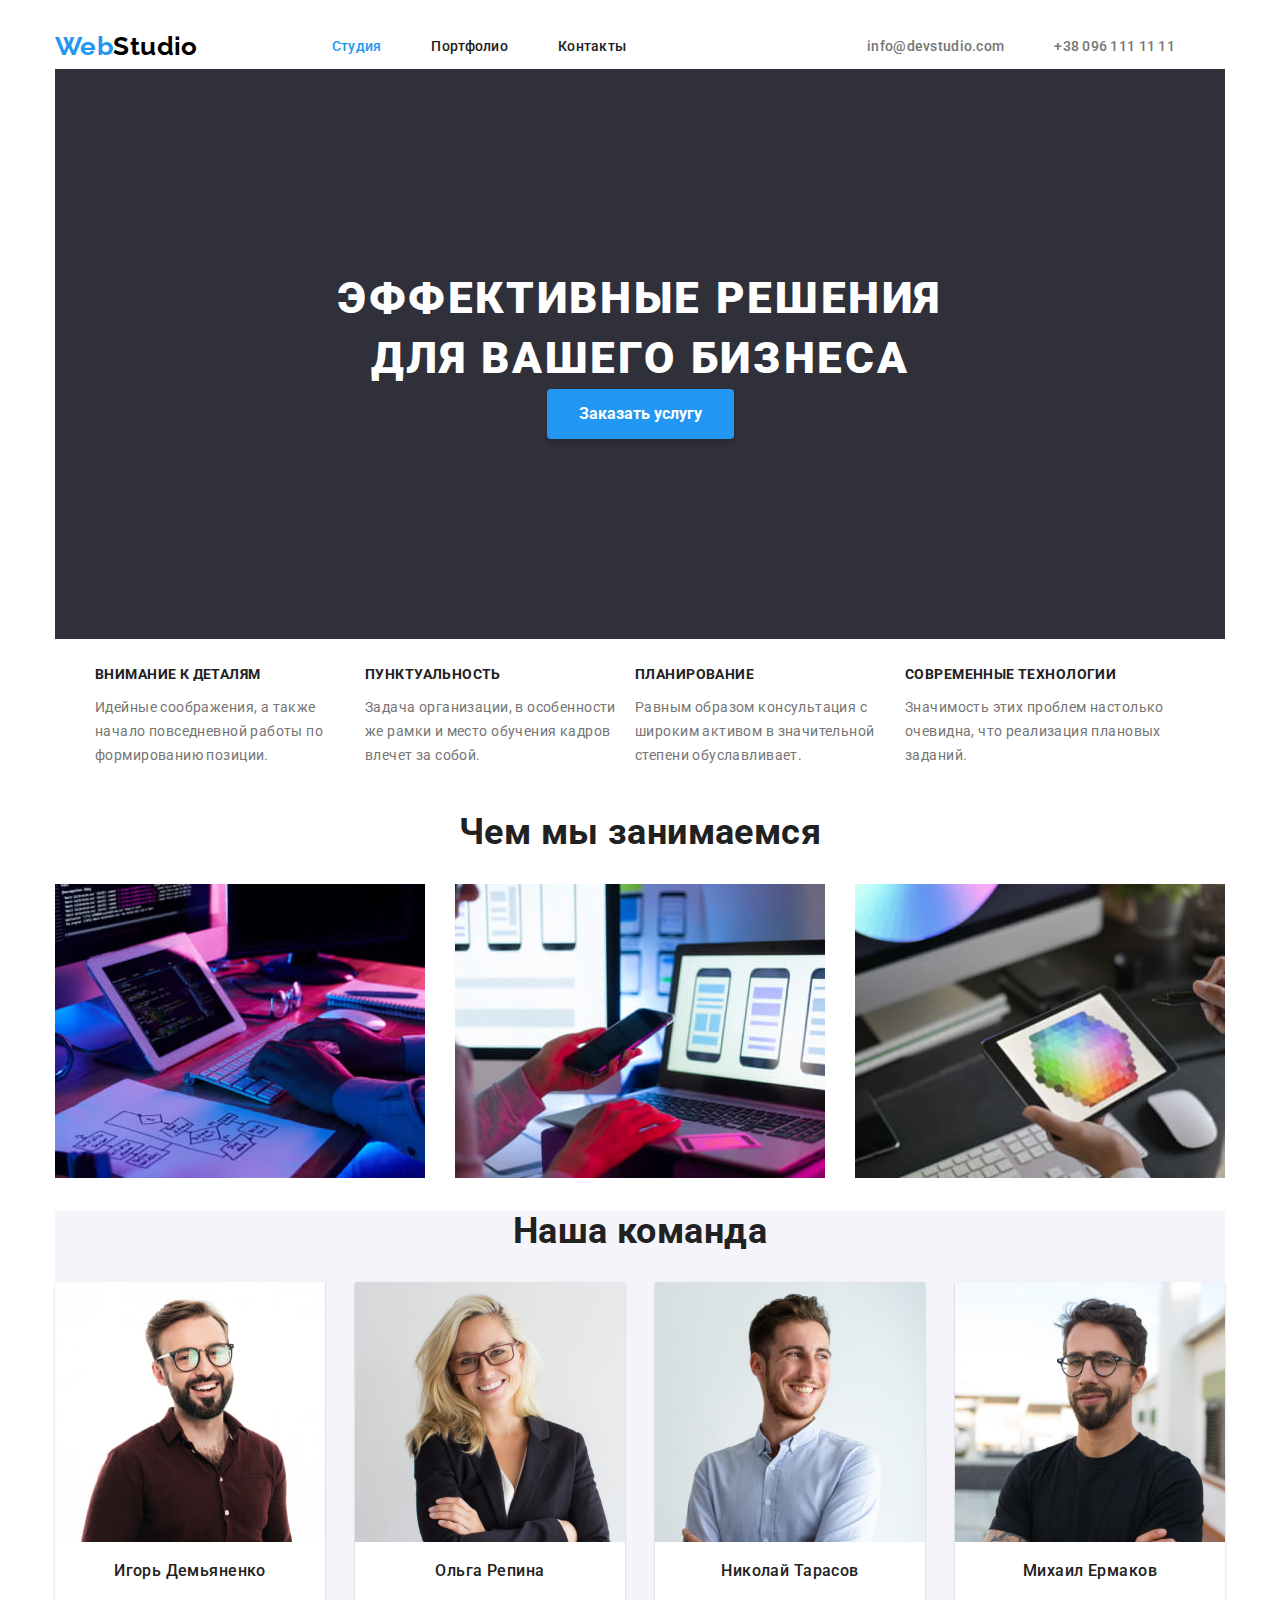
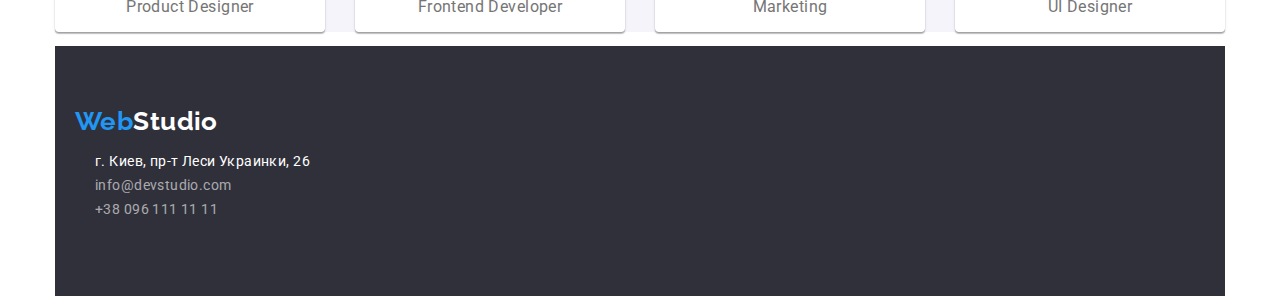
<file: index.html>
<!DOCTYPE html>
<html lang="ru">
	<head>
		<meta charset="UTF-8" />
		<meta http-equiv="X-UA-Compatible" content="IE=edge" />
		<meta name="viewport" content="width=device-width, initial-scale=1.0" />
		<link rel="preconnect" href="https://fonts.googleapis.com" />
		<link rel="preconnect" href="https://fonts.gstatic.com" crossorigin />
		<link
			href="https://fonts.googleapis.com/css2?family=Raleway:wght@700&family=Roboto:wght@400;500;700;900&display=swap"
			rel="stylesheet"
		/>
		<link rel="stylesheet" href="./css/normalize.css" />
		<link rel="stylesheet" href="./css/style.css" />
		<title>Студия</title>
	</head>
	<body>
		<!-- header -->
		<header class="header content">
			<nav class="navigation">
				<a href="./index.html" class="logo">
					<span class="logo-part">Web</span>Studio
				</a>
				<ul class="navigation-list list">
					<li class="navigation-item">
						<a href="./index.html" class="navigation-link current">Студия</a>
					</li>
					<li class="navigation-item">
						<a href="./portfolio.html" class="navigation-link">Портфолио</a>
					</li>
					<li class="navigation-item">
						<a href="#" class="navigation-link">Контакты</a>
					</li>
				</ul>
			</nav>
			<ul class="contact-list list">
				<li>
					<a href="mailto:info@devstudio.com" class="contact-link">info@devstudio.com</a>
				</li>
				<li>
					<a href="tel:+380961111111" class="contact-link">+38 096 111 11 11</a>
				</li>
			</ul>
		</header>
		<main class="content">
			<!-- hero -->
			<section class="hero">
				<h1 class="hero-title">Эффективные решения для вашего бизнеса</h1>
				<button type="button" class="hero-button">Заказать услугу</button>
			</section>
			<!-- benefits -->
			<section class="benefits">
				<h2 class="visually-hidden">Преимущества работы с нами</h2>
				<ul class="benefits-list list">
					<li class="benefits-item">
						<h3 class="benefits-item-title">Внимание к деталям</h3>
						<p class="benefits-item-descr">
							Идейные соображения, а также начало повседневной работы по формированию позиции.
						</p>
					</li>
					<li class="benefits-item">
						<h3 class="benefits-item-title">Пунктуальность</h3>
						<p class="benefits-item-descr">
							Задача организации, в особенности же рамки и место обучения кадров влечет за собой.
						</p>
					</li>
					<li class="benefits-item">
						<h3 class="benefits-item-title">Планирование</h3>
						<p class="benefits-item-descr">
							Равным образом консультация с широким активом в значительной степени обуславливает.
						</p>
					</li>
					<li class="benefits-item">
						<h3 class="benefits-item-title">Современные технологии</h3>
						<p class="benefits-item-descr">
							Значимость этих проблем настолько очевидна, что реализация плановых заданий.
						</p>
					</li>
				</ul>
			</section>
			<!-- work -->
			<section class="work">
				<h2 class="work-title">Чем мы занимаемся</h2>
				<ul class="work-list list">
					<li class="work-item">
						<img src="./img/box_1.jpg" alt="Кодинг1" width="370" />
					</li>
					<li class="work-item">
						<img src="./img/box_2.jpg" alt="Кодинг2" width="370" />
					</li>
					<li class="work-item">
						<img src="./img/box_3.jpg" alt="Кодинг3" width="370" />
					</li>
				</ul>
			</section>
			<!-- team -->
			<section class="team">
				<h2 class="team-title">Наша команда</h2>
				<ul class="team-list list">
					<li class="team-item">
						<img src="./img/ihor.jpg" alt="Фото Игоря" width="270" />
						<h3 class="team-item-name">Игорь Демьяненко</h3>
						<p class="team-item-job">Product Designer</p>
					</li>
					<li class="team-item">
						<img src="./img/olha.jpg" alt="Фото Ольги" width="270" />
						<h3 class="team-item-name">Ольга Репина</h3>
						<p class="team-item-job">Frontend Developer</p>
					</li>
					<li class="team-item">
						<img src="./img/mykola.jpg" alt="Фото Николая" width="270" />
						<h3 class="team-item-name">Николай Тарасов</h3>
						<p class="team-item-job">Marketing</p>
					</li>
					<li class="team-item">
						<img src="./img/myhailo.jpg" alt="Фото Михаила" width="270" />
						<h3 class="team-item-name">Михаил Ермаков</h3>
						<p class="team-item-job">UI Designer</p>
					</li>
				</ul>
			</section>
		</main>
		<!-- footer -->
		<footer class="footer content">
			<a href="./" class="footer-logo"><span class="footer-logo-part">Web</span>Studio</a>
			<address class="footer-address">
				<ul class="footer-list list">
					<li>
						<a href="https://goo.gl/maps/CPtrU1FHBa2aNyZL9" target="_blank" rel="noopener noreferrer nofollow" class="footer-list-link">
							г. Киев, пр-т Леси Украинки, 26
						</a>
					</li>
					<li>
						<a href="mailto:info@devstudio.com" class="footer-list-contact">info@devstudio.com</a>
					</li>
					<li>
						<a href="tel:+380961111111" class="footer-list-contact">+38 096 111 11 11</a>
					</li>
				</ul>
			</address>
		</footer>
	</body>
</html>
</file>
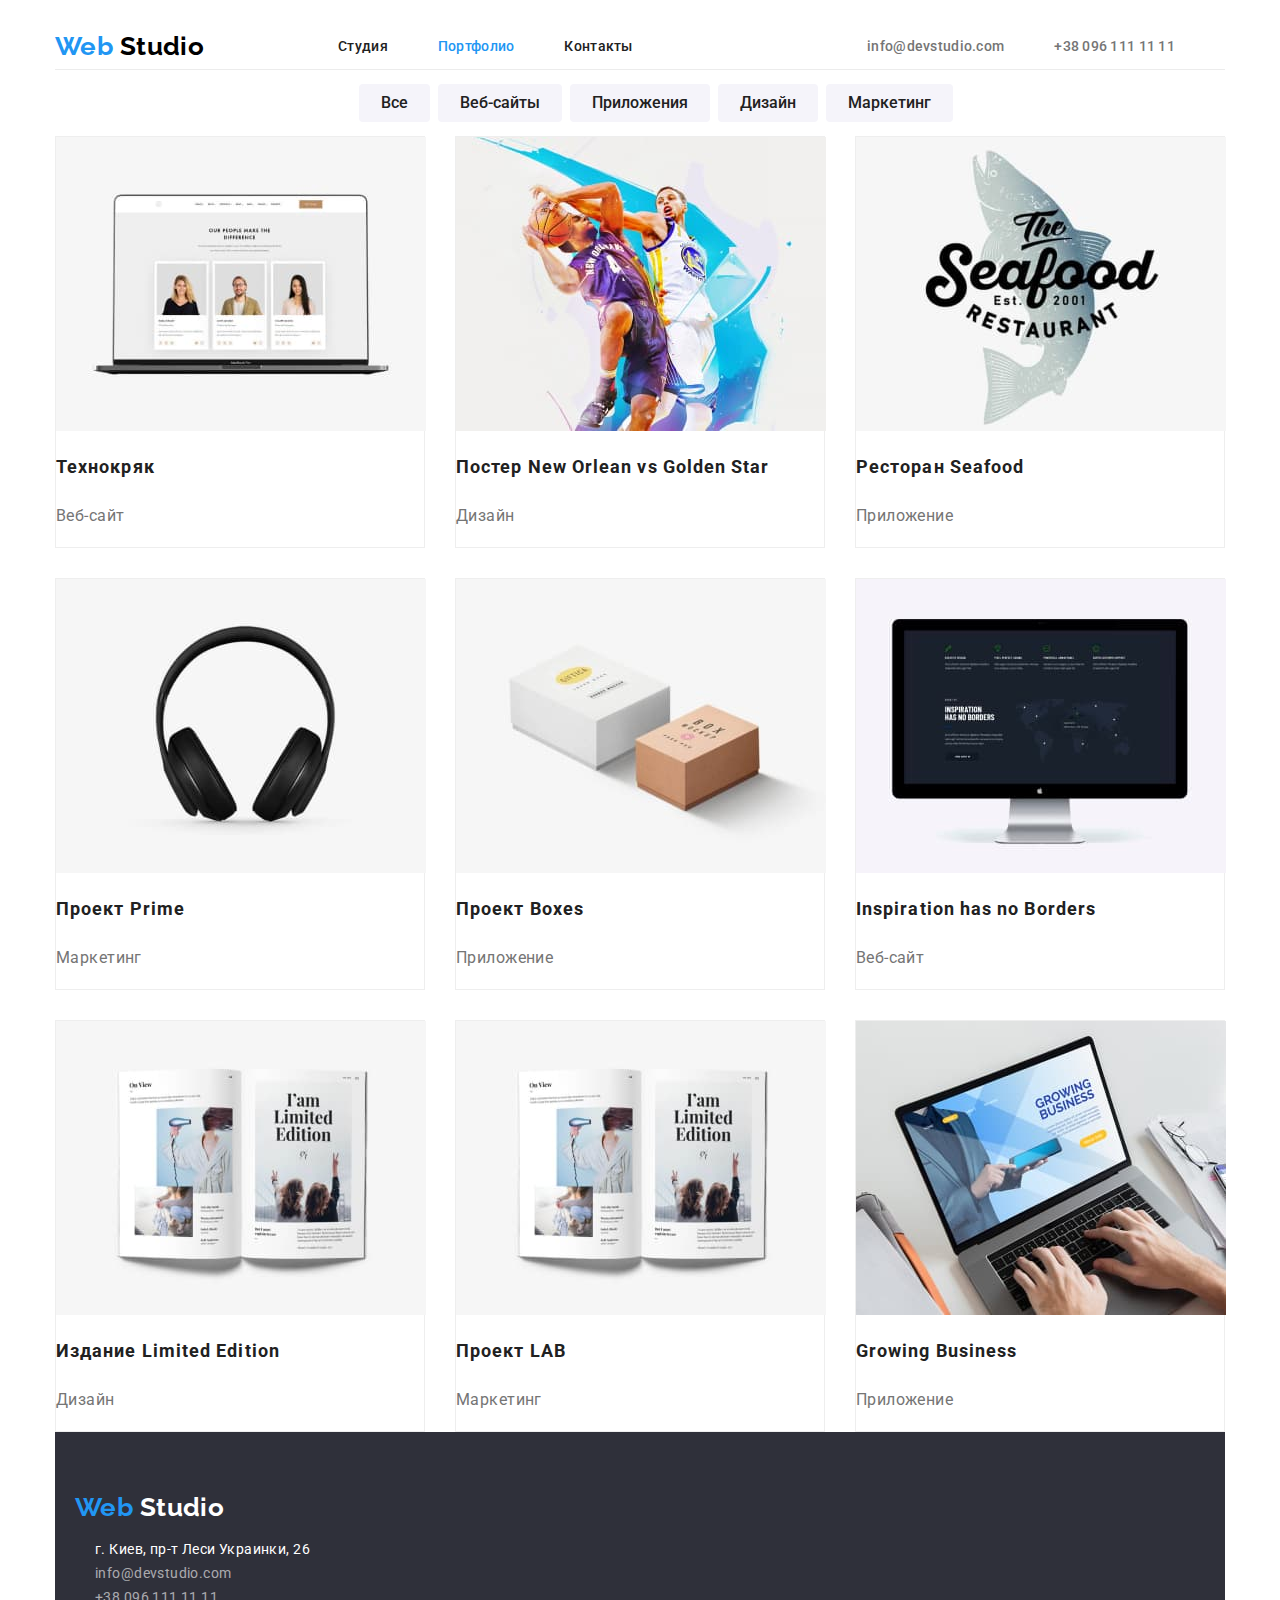
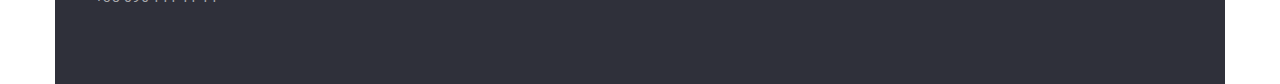
<file: portfolio.html>
<!DOCTYPE html>
<html lang="en">
	<head>
		<meta charset="UTF-8" />
		<meta http-equiv="X-UA-Compatible" content="IE=edge" />
		<meta name="viewport" content="width=device-width, initial-scale=1.0" />
		<link rel="preconnect" href="https://fonts.googleapis.com" />
		<link rel="preconnect" href="https://fonts.gstatic.com" crossorigin />
		<link
			href="https://fonts.googleapis.com/css2?family=Raleway:wght@700&family=Roboto:wght@400;500;700;900&display=swap"
			rel="stylesheet"
		/>
		<link rel="stylesheet" href="./css/normalize.css" />
		<link rel="stylesheet" href="./css/style.css" />
		<title>Портфолио</title>
	</head>

	<body>
		<header class="header header-border content">
			<nav class="navigation">
				<a href="./index.html" class="logo">
					<span class="logo-part">Web</span>
					Studio
				</a>
				<ul class="navigation-list list">
					<li class="navigation-item">
						<a href="./index.html" class="navigation-link">Студия</a>
					</li>
					<li class="navigation-item">
						<a href="#" class="navigation-link current">Портфолио</a>
					</li>
					<li class="navigation-item">
						<a href="#" class="navigation-link">Контакты</a>
					</li>
				</ul>
			</nav>
			<ul class="contact-list list">
				<li>
					<a href="mailto:info@devstudio.com" class="contact-link">info@devstudio.com</a>
				</li>
				<li>
					<a href="tel:+380961111111" class="contact-link">+38 096 111 11 11</a>
				</li>
			</ul>
		</header>
		<main class="content">
			<section class="projects">
				<h1 class="visually-hidden">Projects</h1>
				<ul class="filters list">
					<li class="filters-item">
						<button type="button" class="filters-item-btn">Все</button>
					</li>
					<li class="filters-item">
						<button type="button" class="filters-item-btn">Веб-сайты</button>
					</li>
					<li class="filters-item">
						<button type="button" class="filters-item-btn">Приложения</button>
					</li>
					<li class="filters-item">
						<button type="button" class="filters-item-btn">Дизайн</button>
					</li>
					<li class="filters-item">
						<button type="button" class="filters-item-btn">Маркетинг</button>
					</li>
				</ul>
				<ul class="project-list list">
				<li class="project-list-item">
					<img src="./img/img-1.jpg" alt="Технокряк" width="370" />
					<h2 class="project-list-title">Технокряк</h2>
					<p class="project-list-descr">Веб-сайт</p>
				</li>
				<li class="project-list-item">
					<img src="./img/img-2.jpg" alt="Постер New Orlean vs Golden Star" width="370" />
					<h2 class="project-list-title">Постер New Orlean vs Golden Star</h2>
					<p class="project-list-descr">Дизайн</p>
				</li>
				<li class="project-list-item">
					<img src="./img/img-3.jpg" alt="Ресторан Seafood" width="370" />
					<h2 class="project-list-title">Ресторан Seafood</h2>
					<p class="project-list-descr">Приложение</p>
				</li>
				<li class="project-list-item">
					<img src="./img/img-4.jpg" alt="Проект Prime" width="370" />
					<h2 class="project-list-title">Проект Prime</h2>
					<p class="project-list-descr">Маркетинг</p>
				</li>
				<li class="project-list-item">
					<img src="./img/img-5.jpg" alt="Проект Boxes" width="370" />
					<h2 class="project-list-title">Проект Boxes</h2>
					<p class="project-list-descr">Приложение</p>
				</li>
				<li class="project-list-item">
					<img src="./img/img-6.jpg" alt="Inspiration has no Borders" width="370" />
					<h2 class="project-list-title">Inspiration has no Borders</h2>
					<p class="project-list-descr">Веб-сайт</p>
				</li>
				<li class="project-list-item">
					<img src="./img/img-7.jpg" alt="Издание Limited Edition" width="370" />
					<h2 class="project-list-title">Издание Limited Edition</h2>
					<p class="project-list-descr">Дизайн</p>
				</li>
				<li class="project-list-item">
					<img src="./img/img-8.jpg" alt="Проект LAB" width="370" />
					<h2 class="project-list-title">Проект LAB</h2>
					<p class="project-list-descr">Маркетинг</p>
				</li>
				<li class="project-list-item">
					<img src="./img/img-9.jpg" alt="Growing Business" width="370" />
					<h2 class="project-list-title">Growing Business</h2>
					<p class="project-list-descr">Приложение</p>
				</li>
            </ul>
			</section>
		</main>
		<footer class="footer content">
			<address class="footer-address">
				<a href="./index.html" class="footer-logo">
					<span class="footer-logo-part">Web</span>
					Studio
				</a>
				<ul class="footer-list list">
					<li>
						<a href="#" class="footer-list-link">г. Киев, пр-т Леси Украинки, 26</a>
					</li>
					<li>
						<a href="mailto:info@devstudio.com" class="footer-list-contact">info@devstudio.com</a>
					</li>
					<li>
						<a href="tel:+380961111111" class="footer-list-contact">+38 096 111 11 11</a>
					</li>
				</ul>
			</address>
		</footer>
	</body>
</html>
</file>
<file: css/style.css>
:root {
    --primary-color: #757575;
    --secondary-color: #212121;
    --accent-color: #2196F3;
    --primary-font: 'Roboto', sans-serif;
    --secondary-font: 'Raleway', sans-serif;
    --primary-bgc: #E5E5E5;
    --secondary-bgc: #2F303A;
    --primary-fsz: 14px;
    --color-logo-black: #000000;
    --color-logo-white: #FFFFFF;
}


body {
    font-size: var(--primary-fsz);
    font-family: var(--primary-font);
    letter-spacing: 0.03em;
    color: var(--primary-color);
}


.list {
    list-style: none;
}

.content {
    width: 1170px;
    margin: 0 auto;

}

/* header */

.header {
    display: flex; 
    align-items: center;
    padding: 24px 0 0;
}

.header-border {
    border-bottom: 1px solid #ECECEC;
}

.navigation {
    display: flex;
    align-items: center;
}

.logo {
    font-family: var(--secondary-font);
    text-decoration: none;
    font-weight: 700;
    font-size: 26px;
    line-height: 1.19;
    color: var(--color-logo-black);

}

.logo-part {
    color: var(--accent-color);
}

.navigation-item:first-child {
    margin-left: 94px;
}

.navigation-item {
    margin-right: 50px;
}


.navigation-list,
.contact-list {
    display: flex;
    margin-left: auto;
}


.navigation-link {
    color: var(--secondary-color);
    font-weight: 500;
    line-height: 1.14;
    letter-spacing: 0.02em;
    text-decoration: none;
    cursor: pointer;
}

.navigation-link.current {
    color: var(--accent-color);
}

.contact-link {
    color: var(--primary-color);
    font-weight: 500;
    line-height: 1.14;
    letter-spacing: 0.02em;
    text-decoration: none;
    margin-right: 50px;
}

.navigation-link:hover,
.navigation-link:focus {
    color: var(--accent-color);
    cursor: pointer;
}

.contact-link:hover,
.contact-link:focus {
    color: var(--accent-color);
    cursor: pointer;
}

/* hero */

.hero {
    background-color: var(--secondary-bgc);
    margin: 0 auto;
    text-align: center;
    padding-top: 200px;
    padding-bottom: 200px;
}

.hero-title {
    width: 696px;
    color: var(--color-logo-white);
    font-weight: 900;
    font-size: 44px;
    line-height: 1.36;
    letter-spacing: 0.06em;
    text-transform: uppercase;
    margin: 0 auto;
}

.hero-button {
    background-color: var(--accent-color);
    color: var(--color-logo-white);
    border:none;
    box-shadow: 0px 4px 4px rgba(0, 0, 0, 0.15);
    border-radius: 4px;
    padding: 10px 32px;
    font-weight: 700;
    font-size: 16px;
    line-height: 1.87;
    cursor: pointer;
}

.hero-button:hover {
    background-color: #188CE8;
}

.hero-button:focus {
    background-color: #188CE8;
}

/* benefits */

.benefits {
    align-items: center;
    margin: 0 auto;
}

.visually-hidden {
    position: absolute;
    white-space: nowrap;
    width: 1px;
    height: 1px;
    overflow: hidden;
    border: 0;
    padding: 0;
    clip: rect(0 0 0 0);
    clip-path: inset(50%);
    margin: -1px;
}


.benefits-list {
    display: flex;
}

.benefits-item {
    width: 270px;
}

.benefits-item-title {
    font-size: 14px;
    font-weight: 700;
    line-height: 1.14;
    text-transform: uppercase;
    color: var(--secondary-color);
}

.benefits-item-descr {
    font-weight: 400;
    line-height: 1.71;
}

/* work */

.work {
    margin: 0 auto;
}

.work-title {
    font-weight: 700;
    font-size: 36px;
    line-height: 1.16;
    text-align: center;
    color: var(--secondary-color);
}

.work-list {
    display: flex;
    padding: 0;
}

.work-item {
    margin-right: 30px;
}

/* team */

.team {
    margin: 0 auto;
    background-color: #F5F4FA;;
}

.team-title {
    font-weight: 700;
    font-size: 36px;
    line-height: 1.16;
    text-align: center;
    color: var(--secondary-color);
}

.team-list {
    display: flex;
    align-items: center;
    padding: 0;
}

.team-item {
    margin-right: 30px;
    background: var(--color-logo-white);
    box-shadow: 0px 1px 3px rgba(0, 0, 0, 0.12), 0px 1px 1px rgba(0, 0, 0, 0.14), 0px 2px 1px rgba(0, 0, 0, 0.2);
    border-radius: 0px 0px 4px 4px;
}


.team-item-name {
    font-weight: 500;
    font-size: 16px;
    line-height: 1.19;
    text-align: center;
    color: var(--secondary-color);
}

.team-item-job {
    font-weight: 400;
    font-size: 16px;
    line-height: 1.19;
    text-align: center;
}

/* projects */

.projects {
    margin: 0 auto;
    align-items: center;
}

.filters {
    display: flex;
    align-items: center;
    justify-content: center;
}

.filters-item {
    margin-right: 8px;
}

.filters-item-btn {
    padding: 6px 22px;
    border: none;
    background: #F5F4FA;
    border-radius: 4px;
    font-weight: 500;
    font-size: 16px;
    line-height: 1.62;
    text-align: center;
    color: var(--secondary-color);
    cursor: pointer;
}

.filters-item-btn:hover {
    padding: 6px 22px;
    border: none;
    background: var(--accent-color);
    box-shadow: 0px 3px 1px rgba(0, 0, 0, 0.1), 0px 1px 2px rgba(0, 0, 0, 0.08), 0px 2px 2px rgba(0, 0, 0, 0.12);
    border-radius: 4px;
    font-weight: 500;
    font-size: 16px;
    line-height: 1.62;
    text-align: center;
    color: var(--color-logo-white);
}

.filters-item-btn:focus {
    padding: 6px 22px;
    border: none;
    background: var(--accent-color);
    box-shadow: 0px 3px 1px rgba(0, 0, 0, 0.1), 0px 1px 2px rgba(0, 0, 0, 0.08), 0px 2px 2px rgba(0, 0, 0, 0.12);
    border-radius: 4px;
    font-weight: 500;
    font-size: 16px;
    line-height: 1.62;
    text-align: center;
    color: var(--color-logo-white);
}

.project-list {
    padding: 0;
    display: flex;
    flex-wrap: wrap;

    margin-bottom: -30px;
    margin-right: -30px;
}

.project-list-item {
    box-sizing: border-box;
    border: 1px solid #EEEEEE;

    margin-bottom: 30px;
    margin-right: 30px;

    width: calc((100% - 90px) / 3);
}

.project-list-title {
    font-weight: 700;
    font-size: 18px;
    line-height: 2;
    letter-spacing: 0.06em;
    color: var(--secondary-color);
}

.project-list-descr {
    font-weight: 400;
    font-size: 16px;
    line-height: 1.88;
}

/* footer */

.footer {
    background-color: var(--secondary-bgc);
    margin: 0 auto;
    padding-top: 60px;
    padding-bottom: 60px;
}

.footer-address {
    font-style: normal;
    font-weight: 400;
    font-size: 14px;
    line-height: 1.71;
}

.footer-logo {
    font-family: var(--secondary-font);
    font-weight: 700;
    font-size: 26px;
    line-height: 1.19;
    color: var(--color-logo-white);
    text-decoration: none;
    margin-left: 20px;
}

.footer-logo-part {
    color: var(--accent-color);
}

.footer-list-link {
    text-decoration: none;
    font-weight: 400;
    font-size: 14px;
    line-height: 1.71;
    color: var(--color-logo-white);
}

.footer-list-link:hover {
    color: var(--accent-color);
}

.footer-list-contact {
    text-decoration: none;
    font-weight: 400;
    font-size: 14px;
    line-height: 1.71;
    color: rgba(255, 255, 255, 0.6);
}

.footer-list-contact:hover {
    color: var(--accent-color);
}
</file>
